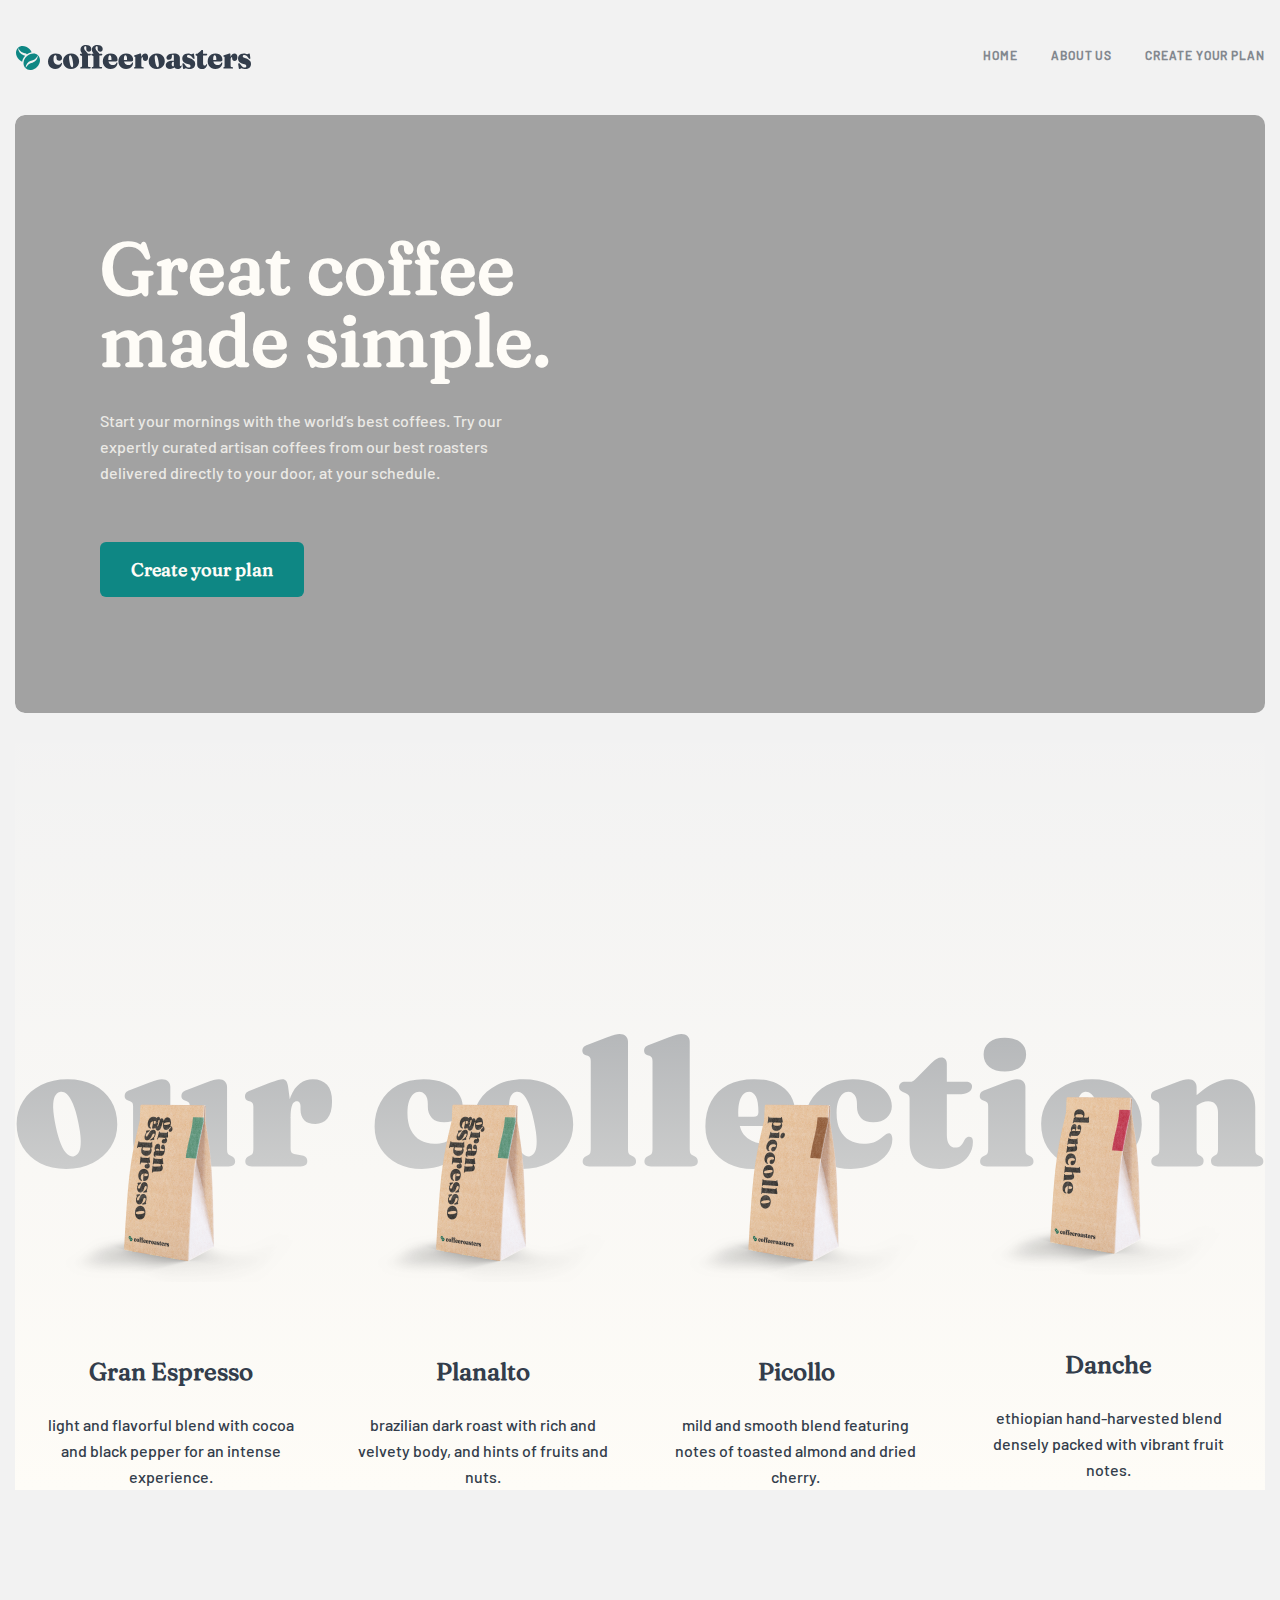
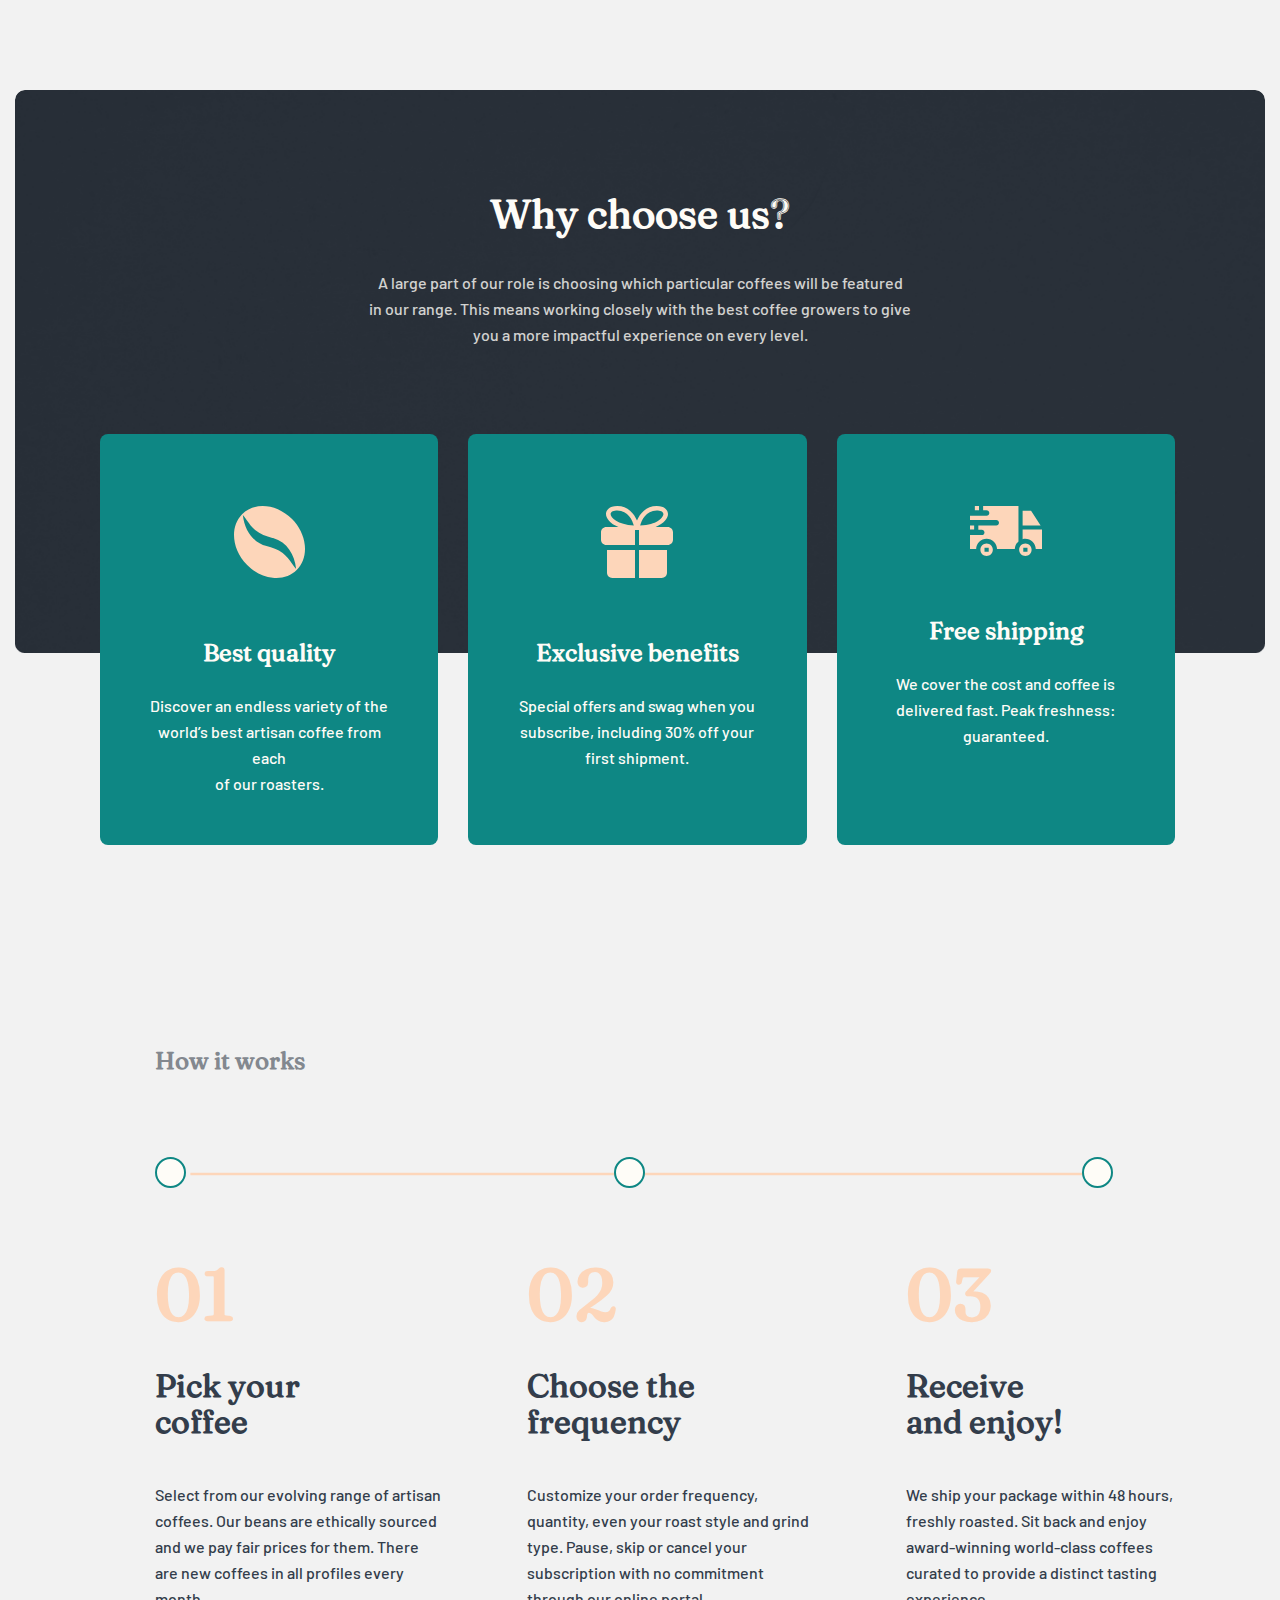
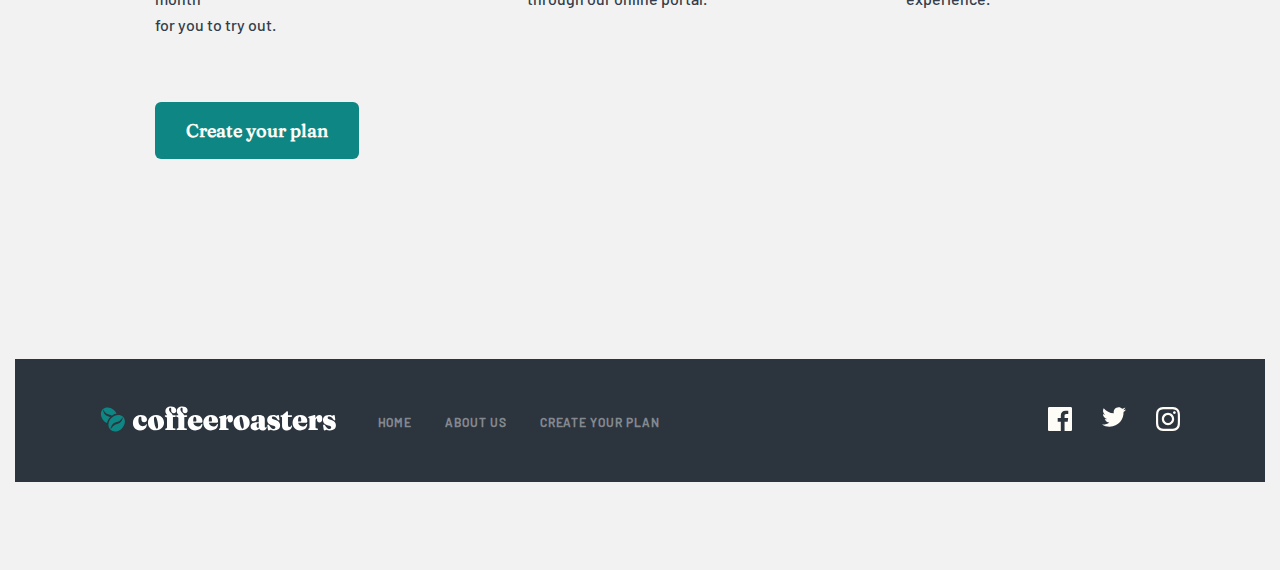
<file: index.html>
<!DOCTYPE html>
<html lang="en">

<head>
  <meta charset="UTF-8">
  <meta http-equiv="X-UA-Compatible" content="IE=edge">
  <meta name="viewport" content="width=device-width, initial-scale=1.0">
  <title>Document</title>
  <link rel="stylesheet" href="./css/style.min.css">
</head>

<body>

  <!-- section-header -->
  <header>
    <div class="container">
      <div class="section-header">
        <img src="./images/logo-in-black.svg" alt="header-brand">
        <img src="./images/responsive-phone/burger.svg" alt="header-burger" class="burger" id="burger">
        <div class="header-box" id="header-box">
          <ul>
            <li>
              <a href="#">
                home
              </a>
            </li>
            <li>
              <a href="#">
                about us
              </a>
            </li>
            <li>
              <a href="#">
                create your plan
              </a>
            </li>
          </ul>
        </div>
        <nav>
          <ul>
            <li>
              <a href="#">
                home
              </a>
            </li>
            <li>
              <a href="#">
                about us
              </a>
            </li>
            <li>
              <a href="#">
                create your plan
              </a>
            </li>
          </ul>
        </nav>
      </div>
    </div>
  </header>
  <!-- /section-header -->

  <!-- sectioin-intro__first-page -->
  <section class="section-intro__first-page">
    <div class="container">
      <div class="intro__first-page">
        <h1>
          Great coffee <br>
          made simple.
        </h1>
        <p>
          Start your mornings with the world’s best coffees. Try our <br> expertly curated artisan coffees from our best
          roasters <br> delivered directly to your door, at your schedule.
        </p>
        <button>
          Create your plan
        </button>
      </div>
    </div>
  </section>
  <!-- /sectioin-intro__first-page -->

  <!-- section-collection__first-page -->
  <section class="collection">
    <div class="container">
      <div class="section-collection">
        <div class="collection-info">
          <div class="collection-espresso">
            <div class="espresso-image">
              <img src="./images/lg-first-page/lg-firstpage__collection-espresso.png" alt="photo-espresso">
            </div>
            <div class="espresso-text">
              <h3>
                gran espresso
              </h3>
              <p>
                light and flavorful blend with cocoa and black pepper for an intense experience.
              </p>
            </div>
          </div>
          <div class="collection-planalto">
            <div class="planalto-image">
              <img src="./images/lg-first-page/lg-firstpage__collection-espresso.png" alt="photo-planalto">
            </div>
            <div class="planalto-text">
              <h3>
                planalto
              </h3>
              <p>
                brazilian dark roast with rich and velvety body, and hints of fruits and nuts.
              </p>
            </div>
          </div>
          <div class="collection-picollo">
            <div class="picollo-image">
              <img src="./images/lg-first-page/lg-firstpage__collection-picollo.png" alt="photo-picollo">
            </div>
            <div class="picollo-text">
              <h3>
                picollo
              </h3>
              <p>
                mild and smooth blend featuring notes of toasted almond and dried cherry.
              </p>
            </div>
          </div>
          <div class="collection-danche">
            <div class="danche-image">
              <img src="./images/lg-first-page/lg-firstpage__collection-danche.png" alt="photo-danche">
            </div>
            <div class="danche-text">
              <h3>
                danche
              </h3>
              <p>
                ethiopian hand-harvested blend densely packed with vibrant fruit notes.
              </p>
            </div>
          </div>
        </div>
      </div>
    </div>
  </section>
  <!-- /section-collection__first-page -->

  <!-- section-about__first-page -->
  <section class="about">
    <div class="container">
      <div class="section-about">
        <div class="about-subtitle">
          <h1>
            Why choose us?
          </h1>
          <p>
            A large part of our role is choosing which particular coffees will be featured <br>
            in our range. This means working closely with the best coffee growers to give <br>
            you a more impactful experience on every level.
          </p>
        </div>
        <div class="about-cards">
          <div class="about-card__seed">
            <div class="card-header">
              <img src="./images/lg-first-page/about-coffee__seed.svg" alt="coffee-seed">
            </div>
            <div class="card-body">
              <h2>
                Best quality
              </h2>
              <p>
                Discover an endless variety of the <br> world’s best artisan coffee from each <br> of our roasters.
              </p>
            </div>
          </div>
          <div class="about-card__box">
            <div class="card-header">
              <img src="./images/lg-first-page/about-coffee__box.svg" alt="box">
            </div>
            <div class="card-body">
              <h2>
                Exclusive benefits
              </h2>
              <p>
                Special offers and swag when you <br> subscribe, including 30% off your <br> first shipment.
              </p>
            </div>
          </div>
          <div class="about-card__truck">
            <div class="card-header">
              <img src="./images/lg-first-page/about-coffee__truck.svg" alt="truck-delivery">
            </div>
            <div class="card-body">
              <h2>
                Free shipping
              </h2>
              <p>
                We cover the cost and coffee is <br> delivered fast. Peak freshness: <br> guaranteed.
              </p>
            </div>
          </div>
        </div>
      </div>
    </div>
  </section>
  <!-- /section-about__first-page -->

  <!-- section-number__first-page -->
  <section class="number">
    <div class="container">
      <div class="section-number">
        <div class="number-subtitle">
          <h3>
            How it works
          </h3>
          <div class="subtitle-oval">
            <img src="./images/lg-first-page/number-line.svg" alt="line" class="line">
            <img src="./images/lg-first-page/number-oval.svg" alt="number-oval" class="oval ovals">
            <img src="./images/lg-first-page/number-oval.svg" alt="number-oval" class="oval-1 ovals">
            <img src="./images/lg-first-page/number-oval.svg" alt="number-oval" class="oval-2 ovals">
          </div>
        </div>
        <div class="number-cards">
          <div class="cards-01">
            <div class="cards-header">
              <h1>
                01
              </h1>
              <h2>
                Pick your
                coffee
              </h2>
            </div>
            <div class="cards__body">
              <p>
                Select from our evolving range of artisan coffees. Our beans are ethically sourced and we pay fair
                prices for them. There are new coffees in all profiles every month <br> for you to try out.
              </p>
            </div>
          </div>
          <div class="cards-02">
            <div class="cards-header">
              <h1>
                02
              </h1>
              <h2>
                Choose the frequency
              </h2>
            </div>
            <div class="cards__body">
              <p>
                Customize your order frequency, quantity, even your roast style and grind type. Pause, skip or cancel
                your subscription with no commitment through our online portal.
              </p>
            </div>
          </div>
          <div class="cards-03">
            <div class="cards-header">
              <h1>
                03
              </h1>
              <h2>
                Receive and enjoy!
              </h2>
            </div>
            <div class="cards__body">
              <p>
                We ship your package within 48 hours, freshly roasted. Sit back and enjoy award-winning world-class
                coffees curated to provide a distinct tasting experience.
              </p>
            </div>
          </div>
        </div>
        <button>
          Create your plan
        </button>
      </div>
    </div>
  </section>
  <!-- /section-number__first-page -->

  <!-- section-footer__first-page -->
  <footer>
    <div class="container">
      <div class="section-footer">
        <div class="footer-image">
          <img src="./images/logo-in-white.svg" alt="footer-logo">
        </div>
        <nav class="footer-links">
          <ul>
            <li>
              <a href="#">home</a>
            </li>
            <li>
              <a href="#">about us</a>
            </li>
            <li>
              <a href="#">create your plan</a>
            </li>
          </ul>
        </nav>
        <div class="footer-socials">
          <a href="#">
            <img src="./images/lg-first-page/footer-facebook.svg" alt="facebook-icon">
          </a>
          <a href="#">
            <img src="./images/lg-first-page/footer-twitter.svg" alt="twitter-icon">
          </a>
          <a href="#">
            <img src="./images/lg-first-page/footer-instagram.svg" alt="instagram-icon">
          </a>
        </div>
      </div>
    </div>
  </footer>
  <!-- /section-footer__first-page -->

  <script src="./index.js"></script>
</body>

</html>
</file>
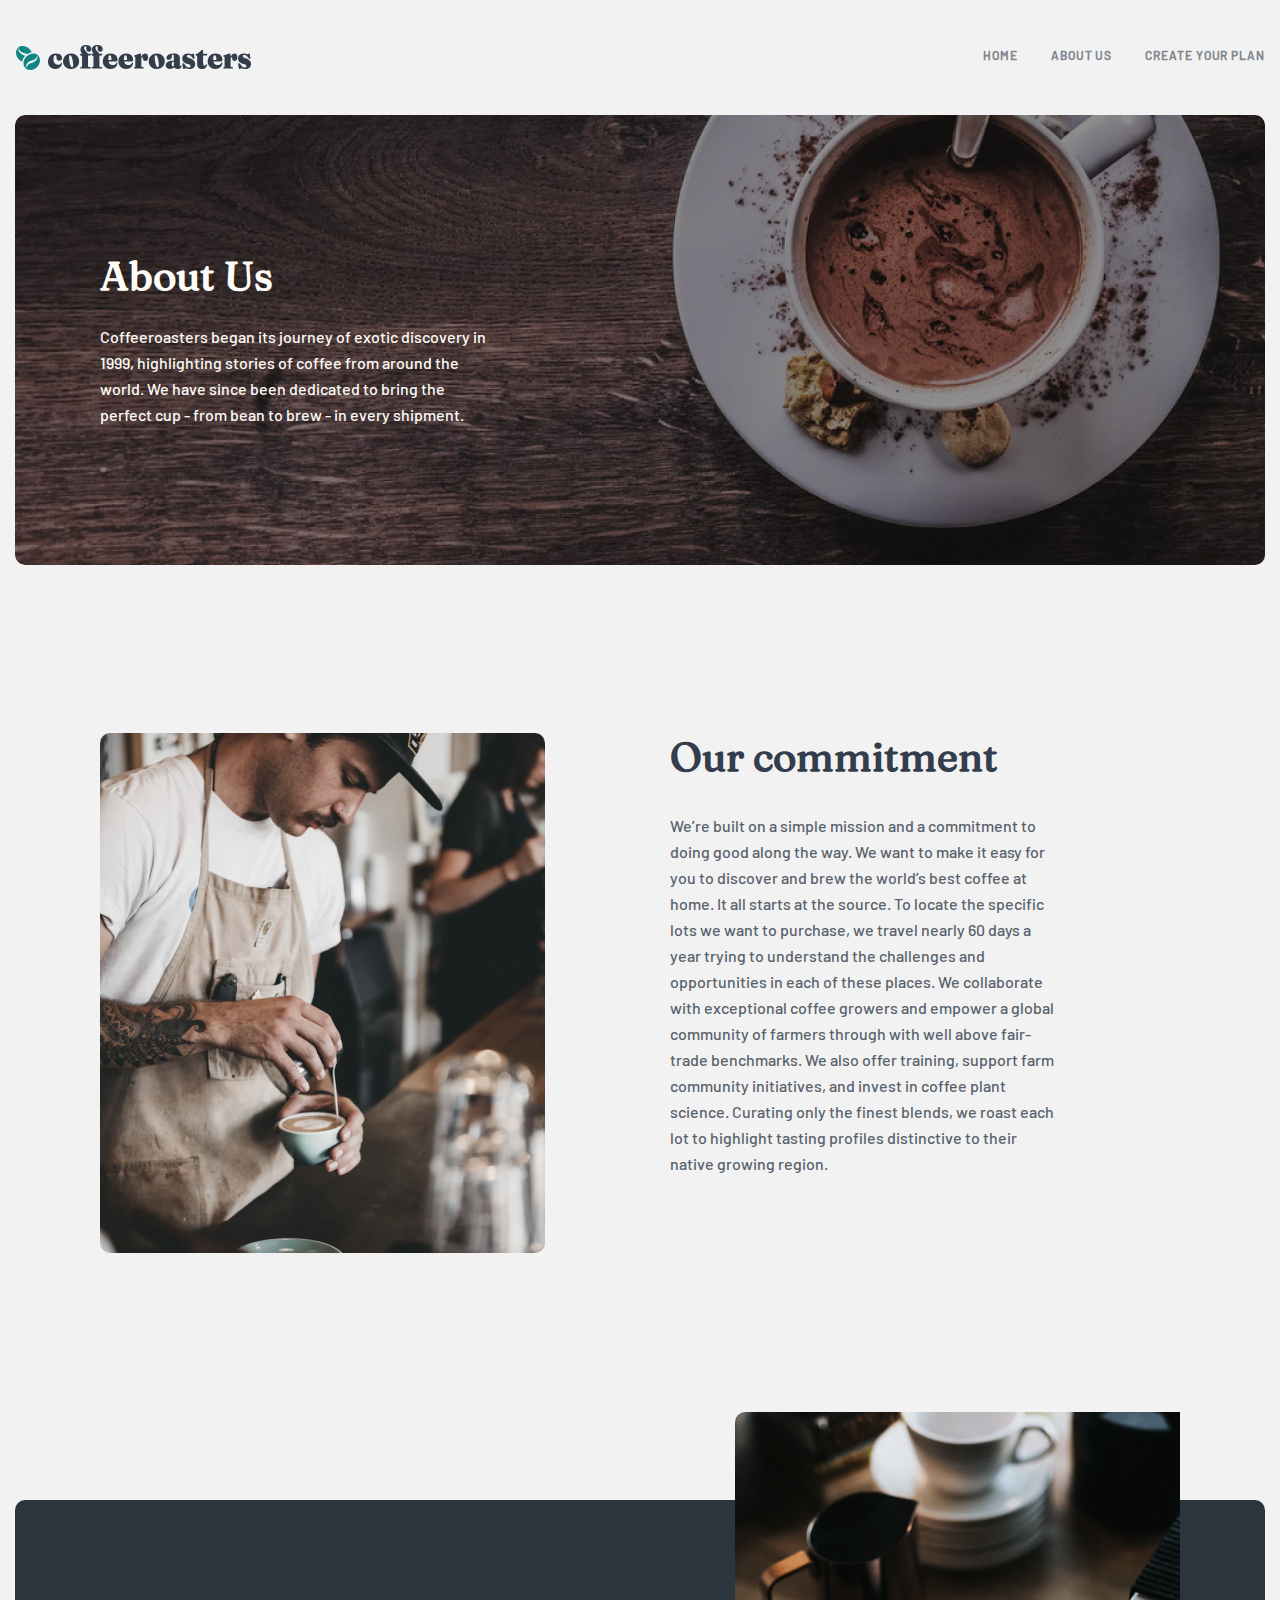
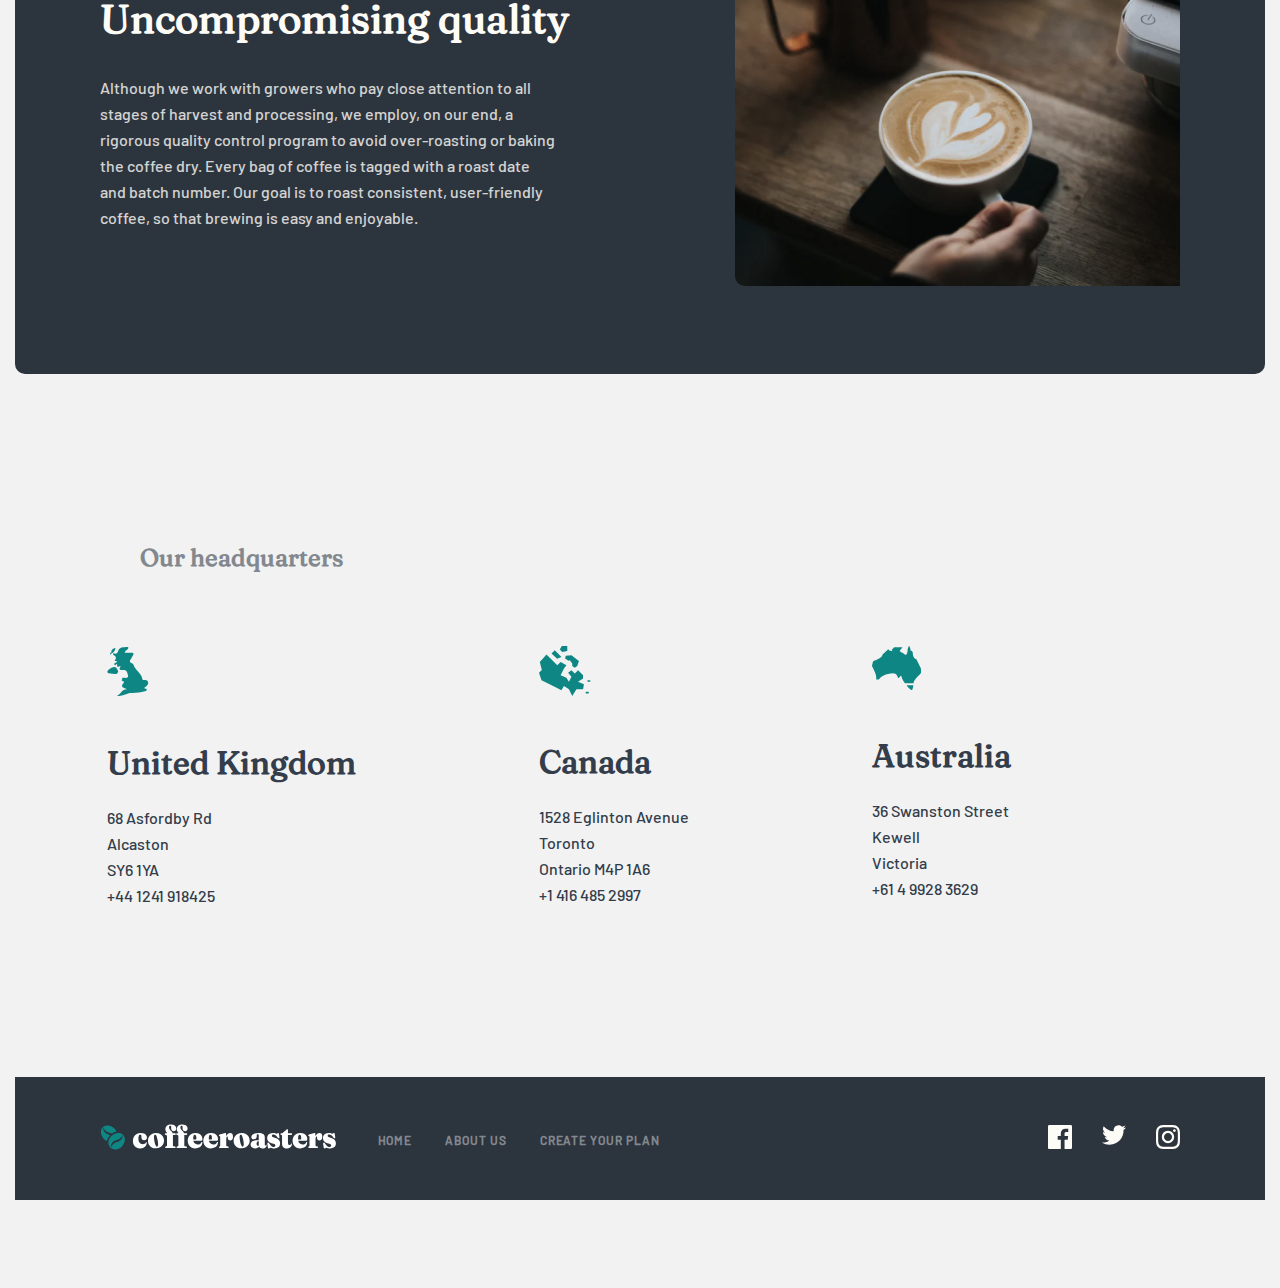
<file: about.html>
<!DOCTYPE html>
<html lang="en">

<head>
  <meta charset="UTF-8">
  <meta http-equiv="X-UA-Compatible" content="IE=edge">
  <meta name="viewport" content="width=device-width, initial-scale=1.0">
  <title>Document</title>
  <link rel="stylesheet" href="./css/style.min.css">
</head>

<body>

  <!-- section-header -->
  <header>
    <div class="container">
      <div class="section-header">
        <img src="./images/logo-in-black.svg" alt="header-brand">
        <img src="./images/responsive-phone/burger.svg" alt="header-burger" class="burger">
        <div class="header-box"></div>
        <nav>
          <ul>
            <li>
              <a href="#">
                home
              </a>
            </li>
            <li>
              <a href="#">
                about us
              </a>
            </li>
            <li>
              <a href="#">
                create your plan
              </a>
            </li>
          </ul>
        </nav>
      </div>
    </div>
  </header>
  <!-- /section-header -->

  <!-- section-intro__second-page -->
  <section class="section-intro__second-page">
    <div class="container">
      <div class="intro-second">
        <h1>
          About Us
        </h1>
        <p>
          Coffeeroasters began its journey of exotic discovery in 1999, highlighting stories of coffee from around the
          world. We have since been dedicated to bring the perfect cup - from bean to brew - in every shipment.
        </p>
      </div>
    </div>
  </section>
  <!-- /section-intro__second-page -->

  <!-- section-coffee__second-page -->
  <section class="section-coffee__second-page">
    <div class="container">
      <div class="section-coffee">
        <div class="coffee-with__man">
          <div class="coffee-with__man-image">
            <img src="./images/lg-second-page/coffee-with__man.png" alt="making-coffee__man">
          </div>
          <div class="coffee-man__text">
            <h2>
              Our commitment
            </h2>
            <p>
              We’re built on a simple mission and a commitment to doing good along the way. We want to make it easy for
              you to discover and brew the world’s best coffee at home. It all starts at the source. To locate the
              specific lots we want to purchase, we travel nearly 60 days a year trying to understand the challenges and
              opportunities in each of these places. We collaborate with exceptional coffee growers and empower a global
              community of farmers through with well above fair-trade benchmarks. We also offer training, support farm
              community initiatives, and invest in coffee plant science. Curating only the finest blends, we roast each
              lot to highlight tasting profiles distinctive to their native growing region.
            </p>
          </div>
        </div>
        <div class="coffee-glass">
          <div class="coffee-glass__text">
            <h2>
              Uncompromising quality
            </h2>
            <p>
              Although we work with growers who pay close attention to all stages of harvest and processing, we employ,
              on our end, a rigorous quality control program to avoid over-roasting or baking the coffee dry. Every bag
              of coffee is tagged with a roast date and batch number. Our goal is to roast consistent, user-friendly
              coffee, so that brewing is easy and enjoyable.
            </p>
          </div>
          <img src="./images/lg-second-page/coffee-glass.png" alt="coffee">
        </div>
      </div>
    </div>
  </section>
  <!-- /section-coffee__second-page -->

  <!-- section-country__second-page -->
  <section class="section-country__second-page">
    <div class="container">
      <div class="section-country">
        <h2>
          Our headquarters
        </h2>
        <div class="country-info">
          <div class="info-uk">
            <div class="info-header">
              <img src="./images/lg-second-page/countr-UK.svg" alt="united-kingdom">
              <h1>
                United Kingdom
              </h1>
            </div>
            <div class="info-body">
              <p>
                68 Asfordby Rd
              </p>
              <p>
                Alcaston
              </p>
              <p>
                SY6 1YA
              </p>
              <p>
                +44 1241 918425
              </p>
            </div>
          </div>
          <div class="info-canada">
            <div class="info-header">
              <img src="./images/lg-second-page/country-Canada.svg" alt="Canada">
              <h1>
                Canada
              </h1>
            </div>
            <div class="info-body">
              <p>
                1528 Eglinton Avenue
              </p>
              <p>
                Toronto
              </p>
              <p>
                Ontario M4P 1A6
              </p>
              <p>
                +1 416 485 2997
              </p>
            </div>
          </div>
          <div class="info-australia">
            <div class="info-header">
              <img src="./images/lg-second-page/country-Australia.svg" alt="Australia">
              <h1>
                Australia
              </h1>
            </div>
            <div class="info-body">
              <p>
                36 Swanston Street
              </p>
              <p>
                Kewell
              </p>
              <p>
                Victoria
              </p>
              <p>
                +61 4 9928 3629
              </p>
            </div>
          </div>
        </div>
      </div>
    </div>
  </section>
  <!-- /section-country__second-page -->

  <footer>
    <div class="container">
      <div class="section-footer">
        <div class="footer-image">
          <img src="./images/logo-in-white.svg" alt="footer-logo">
        </div>
        <nav class="footer-links">
          <ul>
            <li>
              <a href="#">home</a>
            </li>
            <li>
              <a href="#">about us</a>
            </li>
            <li>
              <a href="#">create your plan</a>
            </li>
          </ul>
        </nav>
        <div class="footer-socials">
          <a href="#">
            <img src="./images/lg-first-page/footer-facebook.svg" alt="facebook-icon">
          </a>
          <a href="#">
            <img src="./images/lg-first-page/footer-twitter.svg" alt="twitter-icon">
          </a>
          <a href="#">
            <img src="./images/lg-first-page/footer-instagram.svg" alt="instagram-icon">
          </a>
        </div>
      </div>
    </div>
  </footer>

  <script src="./index.js"></script>
</body>

</html>
</file>
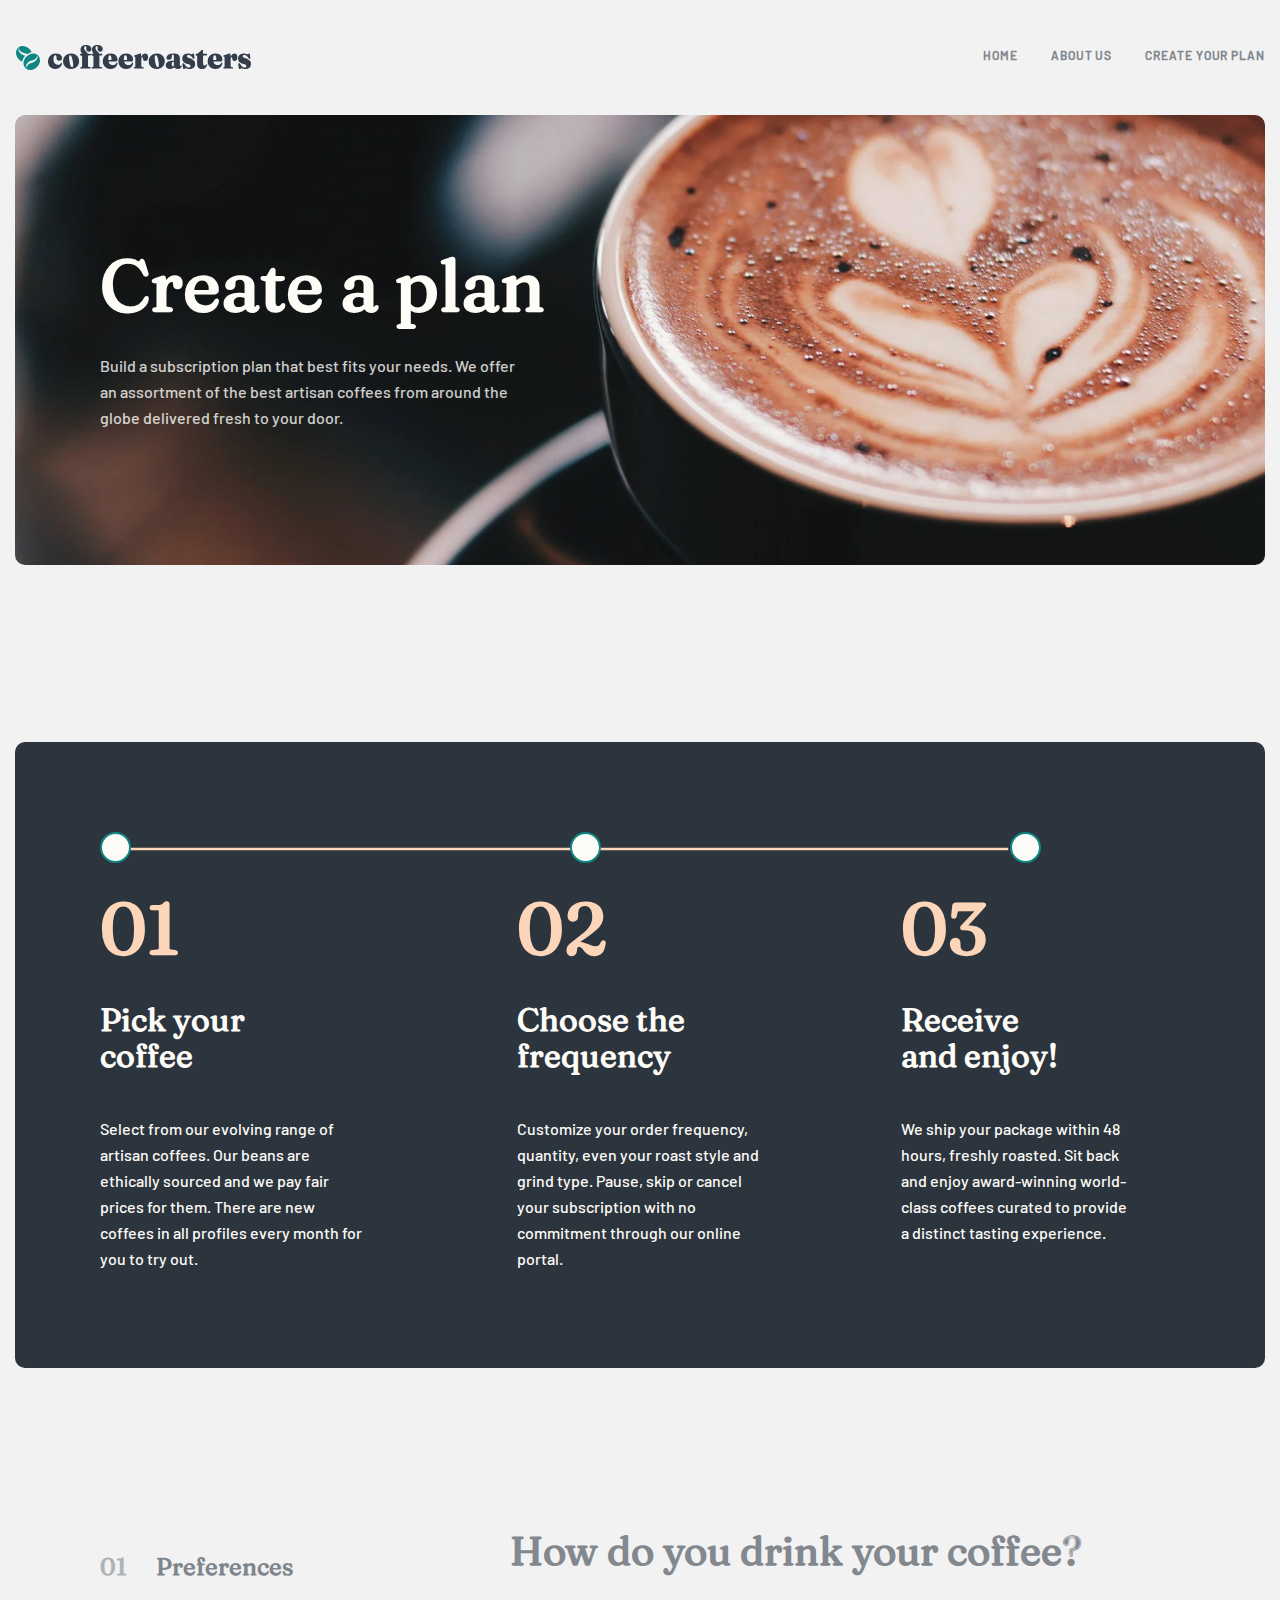
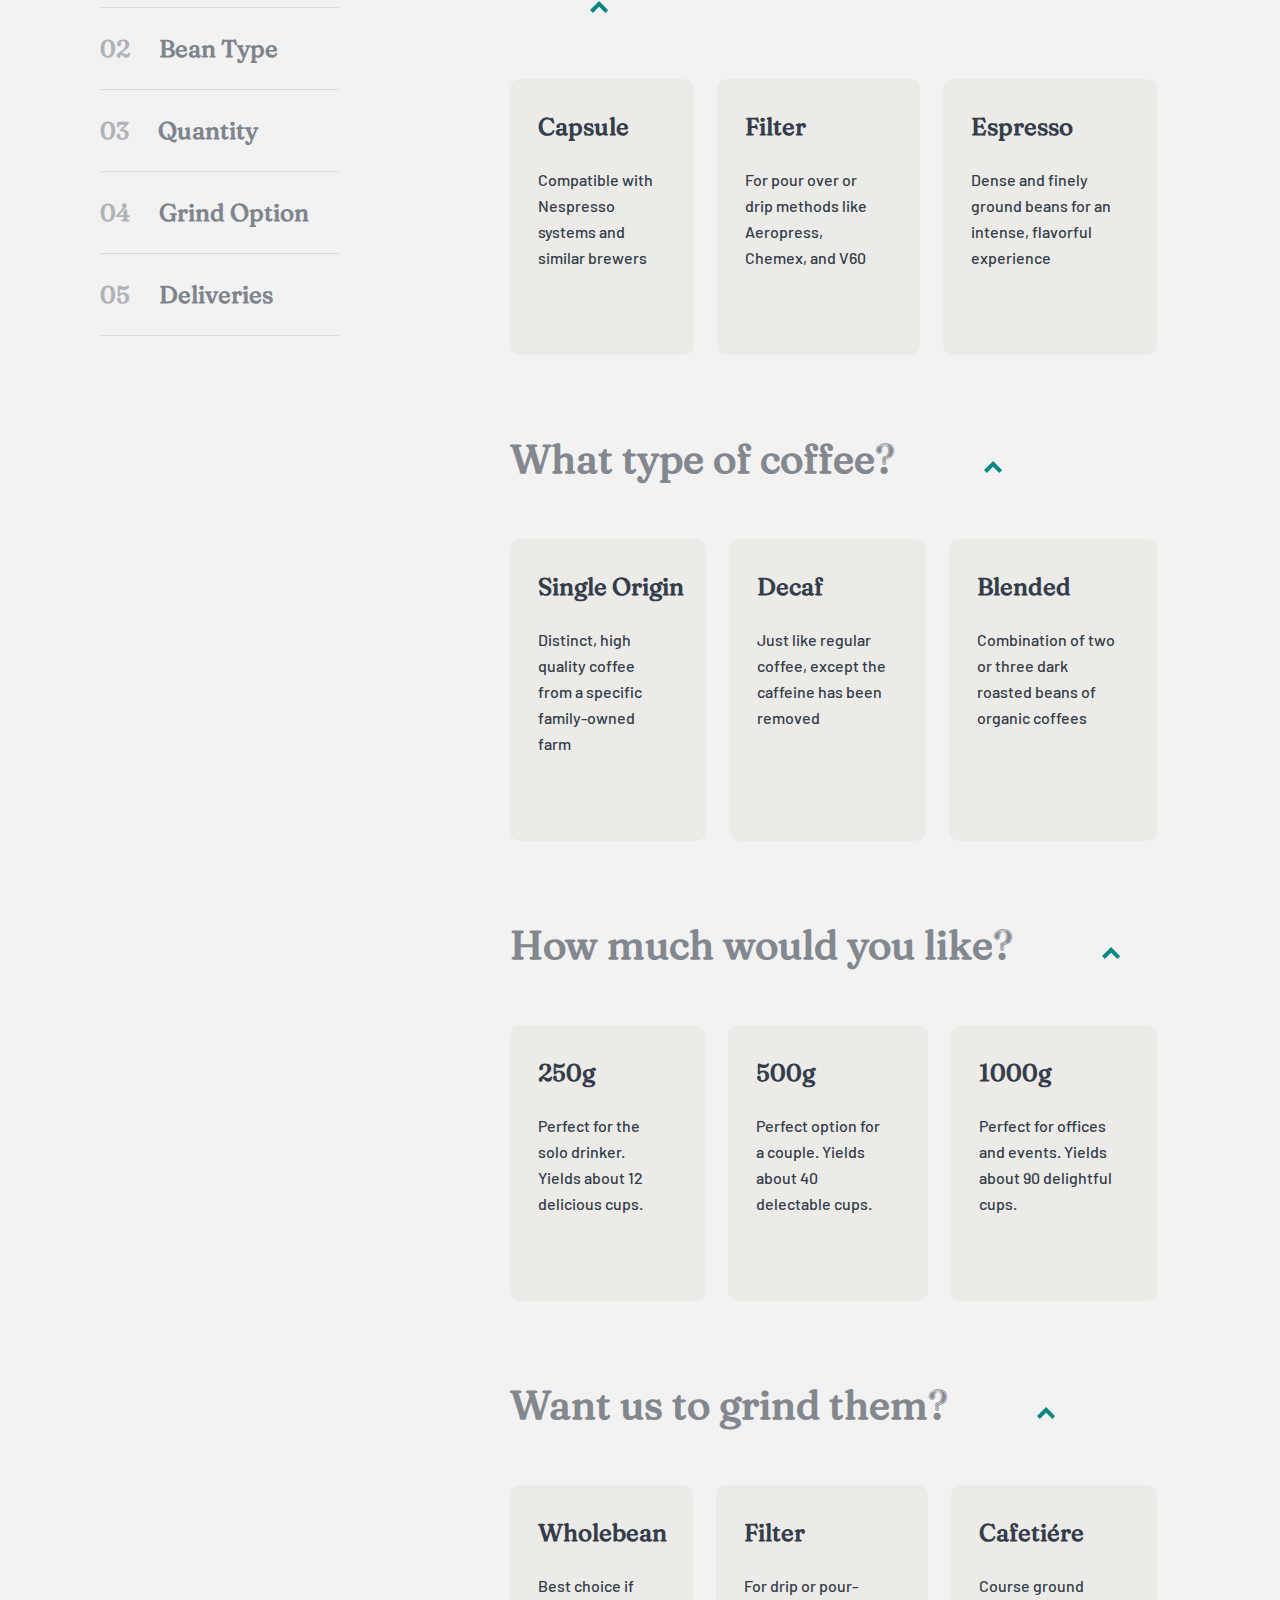
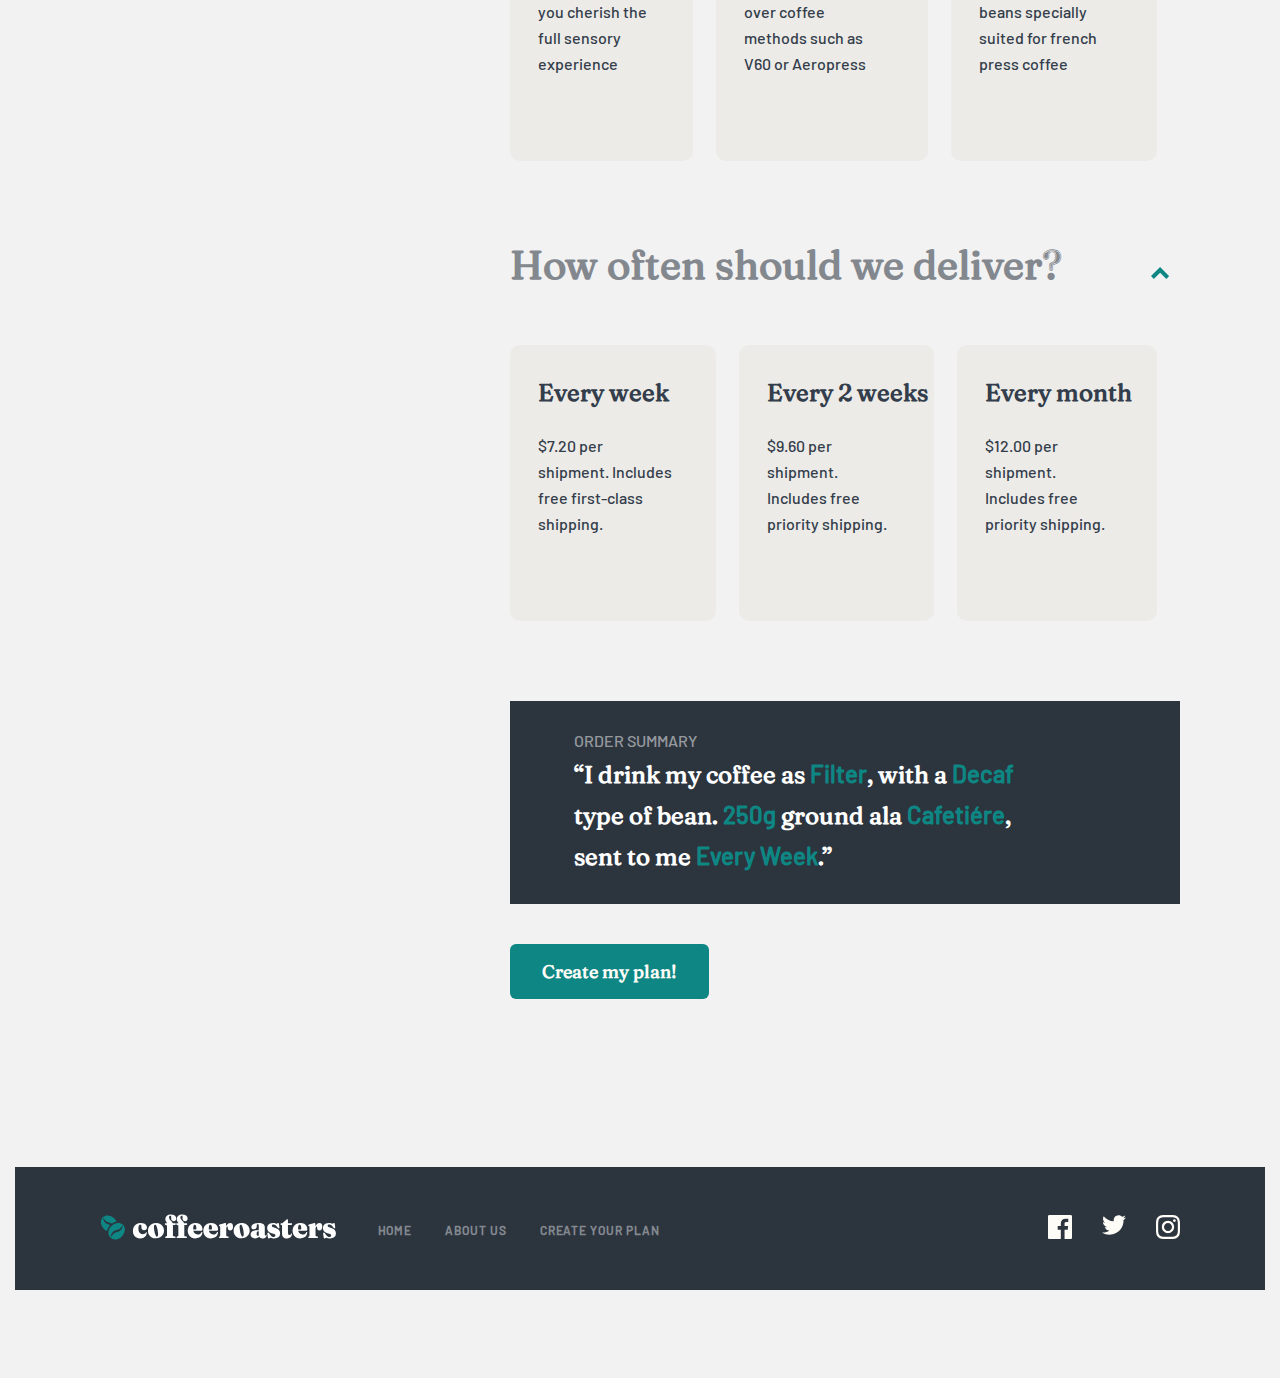
<file: plan.html>
<!DOCTYPE html>
<html lang="en">

<head>
  <meta charset="UTF-8">
  <meta http-equiv="X-UA-Compatible" content="IE=edge">
  <meta name="viewport" content="width=device-width, initial-scale=1.0">
  <title>Document</title>
  <link rel="stylesheet" href="./css/style.min.css">
</head>

<body>

  <header>
    <div class="container">
      <div class="section-header">
        <img src="./images/logo-in-black.svg" alt="header-brand">
        <img src="./images/responsive-phone/burger.svg" alt="header-burger" class="burger">
        <div class="header-box"></div>
        <nav>
          <ul>
            <li>
              <a href="#">
                home
              </a>
            </li>
            <li>
              <a href="#">
                about us
              </a>
            </li>
            <li>
              <a href="#">
                create your plan
              </a>
            </li>
          </ul>
        </nav>
      </div>
    </div>
  </header>

  <!-- section-intro__third-page -->
  <section class="section-intro__third-page">
    <div class="container">
      <div class="intro-third__page">
        <h1>
          Create a plan
        </h1>
        <p>
          Build a subscription plan that best fits your needs. We offer an assortment of the best artisan coffees from
          around the globe delivered fresh to your door.
        </p>
      </div>
    </div>
  </section>
  <!-- /section-intro__third-page -->

  <!-- section-plan__third-page -->
  <section class="section-plan__third-page">
    <div class="container">
      <div class="plan-arrow">
        <div class="plan-arrow__line">
          <img src="./images/lg-first-page/number-line.svg" alt="">
        </div>
        <div class="plan-arrow__circle">
          <img src="./images/lg-first-page/number-oval.svg" alt="oval" class="oval-01">
          <img src="./images/lg-first-page/number-oval.svg" alt="" class="oval-02">
          <img src="./images/lg-first-page/number-oval.svg" alt="" class="oval-03">
        </div>
        <div class="plan-arrow__info">
          <div class="plan-arrow__01">
            <h1>
              01
            </h1>
            <h2>
              Pick your coffee
            </h2>
            <p>
              Select from our evolving range of artisan coffees. Our beans are ethically
              sourced and we pay fair prices for them. There are new coffees in all profiles
              every month for you to try out.
            </p>
          </div>
          <div class="plan-arrow__02">
            <h1>
              02
            </h1>
            <h2>
              Choose the frequency
            </h2>
            <p>
              Customize your order frequency, quantity, even your roast style and grind type. Pause, skip or cancel your
              subscription with no commitment through our online portal.
            </p>
          </div>
          <div class="plan-arrow__03">
            <h1>
              03
            </h1>
            <h2>
              Receive and enjoy!
            </h2>
            <p>
              We ship your package within 48 hours, freshly roasted. Sit back and enjoy award-winning world-class
              coffees curated to provide a distinct tasting experience.
            </p>
          </div>
        </div>
      </div>
    </div>
  </section>
  <!-- /section-plan__third-page -->

  <!-- sectioin-cards__third-page -->
  <section class="sectioin-cards__third-page">
    <div class="container">
      <div class="section-cards">
        <div class="cards-small">
          <h2>
            <span class="span-green">01</span> Preferences
          </h2>
          <hr>
          <h2>
            <span>02</span> Bean Type
          </h2>
          <hr>
          <h2>
            <span>03</span> Quantity
          </h2>
          <hr>
          <h2>
            <span>04</span> Grind Option
          </h2>
          <hr>
          <h2 class="active">
            <span>05</span> Deliveries
          </h2>
          <hr>
        </div>
        <div class="cards-info">
          <div class="card-info">
            <h1>
              How do you drink your coffee?
              <img src="./images/lg-third-page/third-page-path.svg" alt="path-1">
            </h1>
            <div class="card-info__text">
              <div class="info-grey">
                <h3>
                  Capsule
                </h3>
                <p>
                  Compatible with Nespresso systems and similar brewers
                </p>
              </div>
              <div class="info-grey">
                <h3>
                  Filter
                </h3>
                <p>
                  For pour over or drip methods like Aeropress, Chemex, and V60
                </p>
              </div>
              <div class="info-grey">
                <h3>
                  Espresso
                </h3>
                <p>
                  Dense and finely ground beans for an intense, flavorful experience
                </p>
              </div>
            </div>
          </div>
          <div class="card-info">
            <h1>
              What type of coffee?
              <img src="./images/lg-third-page/third-page-path.svg" alt="path-1">
            </h1>
            <div class="card-info__text">
              <div class="info-grey">
                <h3>
                  Single Origin
                </h3>
                <p>
                  Distinct, high quality coffee from a specific family-owned farm
                </p>
              </div>
              <div class="info-grey">
                <h3>
                  Decaf
                </h3>
                <p>
                  Just like regular coffee, except the caffeine has been removed
                </p>
              </div>
              <div class="info-grey">
                <h3>
                  Blended
                </h3>
                <p>
                  Combination of two or three dark roasted beans of organic coffees
                </p>
              </div>
            </div>
          </div>
          <div class="card-info">
            <h1>
              How much would you like?
              <img src="./images/lg-third-page/third-page-path.svg" alt="path-1">
            </h1>
            <div class="card-info__text">
              <div class="info-grey">
                <h3>
                  250g
                </h3>
                <p>
                  Perfect for the solo drinker. Yields about 12 delicious cups.
                </p>
              </div>
              <div class="info-grey">
                <h3>
                  500g
                </h3>
                <p>
                  Perfect option for a couple. Yields about 40 delectable cups.
                </p>
              </div>
              <div class="info-grey">
                <h3>
                  1000g
                </h3>
                <p>
                  Perfect for offices and events. Yields about 90 delightful cups.
                </p>
              </div>
            </div>
          </div>
          <div class="card-info">
            <h1>
              Want us to grind them?
              <img src="./images/lg-third-page/third-page-path.svg" alt="path-1">
            </h1>
            <div class="card-info__text">
              <div class="info-grey">
                <h3>
                  Wholebean
                </h3>
                <p>
                  Best choice if you cherish the full sensory experience
                </p>
              </div>
              <div class="info-grey">
                <h3>
                  Filter
                </h3>
                <p>
                  For drip or pour-over coffee methods such as V60 or Aeropress
                </p>
              </div>
              <div class="info-grey">
                <h3>
                  Cafetiére
                </h3>
                <p>
                  Course ground beans specially suited for french press coffee
                </p>
              </div>
            </div>
          </div>
          <div class="card-info">
            <h1>
              How often should we deliver?
              <img src="./images/lg-third-page/third-page-path.svg" alt="path-1">
            </h1>
            <div class="card-info__text">
              <div class="info-grey">
                <h3>
                  Every week
                </h3>
                <p>
                  $7.20 per shipment. Includes free first-class shipping.
                </p>
              </div>
              <div class="info-grey">
                <h3>
                  Every 2 weeks
                </h3>
                <p>
                  $9.60 per shipment. Includes free priority shipping.
                </p>
              </div>
              <div class="info-grey">
                <h3>
                  Every month
                </h3>
                <p>
                  $12.00 per shipment. Includes free priority shipping.
                </p>
              </div>
            </div>
          </div>
          <div class="card-order">
            <h2>
              Order Summary
            </h2>
            <p>
              “I drink my coffee as <span>Filter</span>, with a <span>Decaf</span> type of bean. <span>250g</span>
              ground ala <span>Cafetiére</span>, sent to me <span>Every Week</span>.”
            </p>
          </div>
          <button>Create my plan!</button>
        </div>
      </div>
    </div>
  </section>
  <!-- /sectioin-cards__third-page -->

  <footer>
    <div class="container">
      <div class="section-footer">
        <div class="footer-image">
          <img src="./images/logo-in-white.svg" alt="footer-logo">
        </div>
        <nav class="footer-links">
          <ul>
            <li>
              <a href="#">home</a>
            </li>
            <li>
              <a href="#">about us</a>
            </li>
            <li>
              <a href="#">create your plan</a>
            </li>
          </ul>
        </nav>
        <div class="footer-socials">
          <a href="#">
            <img src="./images/lg-first-page/footer-facebook.svg" alt="facebook-icon">
          </a>
          <a href="#">
            <img src="./images/lg-first-page/footer-twitter.svg" alt="twitter-icon">
          </a>
          <a href="#">
            <img src="./images/lg-first-page/footer-instagram.svg" alt="instagram-icon">
          </a>
        </div>
      </div>
    </div>
  </footer>


<script src="./index.js"></script>
</body>
</html>
</file>
<file: css/style.min.css>
body{background:#f2f2f2}@font-face{font-family:"Barlow";src:url("../fonts/Barlow-Medium.ttf")}@font-face{font-family:"Fraunces 9pt";src:url("../fonts/Fraunces_9pt/Fraunces_9pt-Regular.ttf");font-style:normal}*{margin:0;padding:0;box-sizing:border-box;font-family:"Barlow";font-style:normal}.container{width:100%;padding-right:15px;padding-left:15px;margin-right:auto;margin-left:auto}@media(min-width: 1200px){.container{max-width:1440px}}@media(max-width: 1200px){.container{max-width:960px}}@media(max-width: 992px){.container{max-width:720px}}@media(max-width: 767px){.container{max-width:690px}}@media(max-width: 375px){.container{max-width:355px}}header .section-header{padding:44px 0}header .section-header img{cursor:pointer;transition:1s}header .section-header img:hover{transform:scale(1.1)}header .section-header .burger{display:none}header .section-header ul{gap:33px}header .section-header ul li{list-style:none;transition:1s}header .section-header ul li:hover{color:#333d4b;transform:translate(5px, 5px)}header .section-header ul li a{text-decoration:none;font-weight:700;font-size:12px;line-height:15px;letter-spacing:.923077px;text-transform:uppercase;color:#83888f}.section-intro__first-page .intro__first-page{background-image:url("../images/lg-first-page/lg-first-page__intro.png");background-repeat:no-repeat;background-size:cover;border-radius:10px}.section-intro__first-page .intro__first-page h1{font-weight:900;font-size:72px;line-height:72px;color:#fefcf7;padding-left:85px;padding-top:117px;padding-bottom:32px;font-family:"Fraunces 9pt"}.section-intro__first-page .intro__first-page p{font-weight:400;font-size:16px;line-height:26px;color:#fefcf7;mix-blend-mode:normal;opacity:.8;padding-left:85px;padding-bottom:56px}.section-intro__first-page .intro__first-page button{background:#0e8784;margin-left:85px;border-radius:6px;margin-bottom:116px;padding:15px 31px;border:none;font-weight:900;font-size:18px;line-height:25px;color:#fefcf7;font-family:"Fraunces 9pt";cursor:pointer;transition:1s}.section-intro__first-page .intro__first-page button:hover{transform:scale(1.1)}.collection .section-collection{background:linear-gradient(180deg, rgba(254, 252, 247, 0.0001) 0%, #FEFCF7 100%),url("../images/lg-first-page/our collection.svg");background-repeat:no-repeat;background-position:center;background-size:contain;padding-top:136px}.collection .section-collection .collection-info{text-align:center;padding-top:240px}.collection .section-collection .collection-info div{transition:1s}.collection .section-collection .collection-info div:hover{transform:scale(1.1)}.collection .section-collection .collection-info .espresso-text,.collection .section-collection .collection-info .planalto-text,.collection .section-collection .collection-info .picollo-text,.collection .section-collection .collection-info .danche-text{margin-top:71px}.collection .section-collection .collection-info .espresso-text h3,.collection .section-collection .collection-info .planalto-text h3,.collection .section-collection .collection-info .picollo-text h3,.collection .section-collection .collection-info .danche-text h3{font-family:"Fraunces 9pt";font-weight:900;font-size:24px;line-height:32px;color:#333d4b;text-transform:capitalize;padding-bottom:24px}.collection .section-collection .collection-info .espresso-text p,.collection .section-collection .collection-info .planalto-text p,.collection .section-collection .collection-info .picollo-text p,.collection .section-collection .collection-info .danche-text p{font-weight:400;font-size:16px;line-height:26px;color:#333d4b;width:255px}.about{padding-top:200px;padding-bottom:200px}.about .section-about{border-radius:10px;background-image:url("../images/lg-first-page/Bitmap.png");background-repeat:no-repeat;background-size:contain}.about .section-about .about-subtitle{text-align:center;color:#fefcf7;padding-top:100px}.about .section-about .about-subtitle h1{font-family:"Fraunces 9pt";font-weight:900;font-size:40px;line-height:48px}.about .section-about .about-subtitle p{font-family:"Barlow";font-weight:400;font-size:16px;line-height:26px;opacity:.8;margin-top:32px}.about .section-about .about-cards{margin-left:85px;margin-right:60px;text-align:center}.about .section-about .about-cards .about-card__seed,.about .section-about .about-cards .about-card__box,.about .section-about .about-cards .about-card__truck{margin-right:30px;background:#0e8784;margin-top:86px;border-radius:8px}.about .section-about .about-cards .about-card__seed .card-header,.about .section-about .about-cards .about-card__box .card-header,.about .section-about .about-cards .about-card__truck .card-header{padding-top:72px;padding-bottom:56px}.about .section-about .about-cards .about-card__seed .card-body h2,.about .section-about .about-cards .about-card__box .card-body h2,.about .section-about .about-cards .about-card__truck .card-body h2{font-family:"Fraunces 9pt";font-weight:900;font-size:24px;line-height:32px;color:#fefcf7;margin-bottom:24px}.about .section-about .about-cards .about-card__seed .card-body p,.about .section-about .about-cards .about-card__box .card-body p,.about .section-about .about-cards .about-card__truck .card-body p{font-family:"Barlow";font-weight:400;font-size:16px;line-height:26px;color:#fefcf7;margin:0 48px;padding-bottom:48px}.number{padding-left:100px;padding-bottom:200px}.number .section-number{padding-left:40px}.number .section-number .number-subtitle h3{font-family:"Fraunces 9pt";font-weight:900;font-size:24px;line-height:32px;color:#83888f;padding-bottom:80px}.number .section-number .number-subtitle .subtitle-oval{padding-bottom:67px}.number .section-number .number-subtitle .subtitle-oval .oval-1{position:relative;left:425px}.number .section-number .number-subtitle .subtitle-oval .oval-2{position:relative;left:859px}.number .section-number .number-subtitle .subtitle-oval .line{position:absolute;padding-left:33px;padding-top:15px;width:960px}.number .section-number .number-cards .cards-01,.number .section-number .number-cards .cards-02,.number .section-number .number-cards .cards-03{padding-bottom:64px}.number .section-number .number-cards .cards-01 .cards-header h1,.number .section-number .number-cards .cards-02 .cards-header h1,.number .section-number .number-cards .cards-03 .cards-header h1{color:#fdd6ba;font-family:"Fraunces 9pt";font-style:normal;font-weight:900;font-size:72px;line-height:72px;padding-bottom:38px}.number .section-number .number-cards .cards-01 .cards-header h2,.number .section-number .number-cards .cards-02 .cards-header h2,.number .section-number .number-cards .cards-03 .cards-header h2{font-family:"Fraunces 9pt";font-weight:900;font-size:32px;line-height:36px;color:#333d4b;width:50%;padding-bottom:42px}.number .section-number .number-cards .cards-01 .cards__body p,.number .section-number .number-cards .cards-02 .cards__body p,.number .section-number .number-cards .cards-03 .cards__body p{font-family:"Barlow";font-weight:400;font-size:16px;line-height:26px;color:#333d4b;width:78%}.number .section-number button{font-family:"Fraunces 9pt";font-weight:900;font-size:18px;line-height:25px;text-align:center;color:#fefcf7;background:#0e8784;border-radius:6px;border:none;padding:16px 31px;cursor:pointer}footer{padding-bottom:88px}footer .section-footer{background:#2c343e;padding:47px 85px}footer .section-footer nav ul{padding-right:290px}footer .section-footer nav ul li{list-style:none;transition:1s}footer .section-footer nav ul li:hover{transform:translate(5px, 5px)}footer .section-footer nav ul li a{text-decoration:none;font-family:"Barlow";font-weight:700;font-size:12px;line-height:15px;letter-spacing:.923077px;text-transform:uppercase;color:#83888f;padding-right:33px}footer .section-footer .footer-socials{padding-left:24px}footer .section-footer .footer-socials a{padding-right:24px}.section-intro__second-page{padding-bottom:168px}.section-intro__second-page .intro-second{background-image:url("../images/lg-second-page/intro-second__bg.png");background-size:cover;background-repeat:no-repeat;border-radius:10px}.section-intro__second-page .intro-second h1{font-family:"Fraunces 9pt";font-weight:900;font-size:40px;line-height:48px;color:#fefcf7;padding-top:137px;padding-left:85px;padding-bottom:24px}.section-intro__second-page .intro-second p{font-family:"Barlow";font-weight:400;font-size:16px;line-height:26px;color:#fefcf7;padding-left:85px;width:38%;padding-bottom:137px}.section-coffee__second-page{padding-bottom:168px}.section-coffee__second-page .section-coffee .coffee-with__man{padding-left:85px}.section-coffee__second-page .section-coffee .coffee-with__man img{border-radius:10px}.section-coffee__second-page .section-coffee .coffee-with__man .coffee-man__text{padding-left:125px}.section-coffee__second-page .section-coffee .coffee-with__man .coffee-man__text h2{font-family:"Fraunces 9pt";font-weight:900;font-size:40px;line-height:48px;color:#333d4b}.section-coffee__second-page .section-coffee .coffee-with__man .coffee-man__text p{width:65.1%;font-weight:400;font-size:16px;line-height:26px;color:#333d4b;opacity:.8;padding-top:32px}.section-coffee__second-page .section-coffee .coffee-glass{background:#2c343e;margin-top:244px;padding-bottom:88px;border-radius:10px}.section-coffee__second-page .section-coffee .coffee-glass .coffee-glass__text{padding-left:85px}.section-coffee__second-page .section-coffee .coffee-glass .coffee-glass__text h2{font-family:"Fraunces 9pt";font-weight:900;font-size:40px;line-height:48px;color:#fefcf7;padding-top:95px;padding-bottom:32px}.section-coffee__second-page .section-coffee .coffee-glass .coffee-glass__text p{max-width:72%;font-weight:400;font-size:16px;line-height:26px;color:#fefcf7;opacity:.8}.section-coffee__second-page .section-coffee .coffee-glass img{padding-right:85px;margin-top:-88px;border-radius:10px}.section-country__second-page{padding-bottom:168px}.section-country__second-page .section-country h2{font-family:"Fraunces 9pt";font-weight:900;font-size:24px;line-height:32px;color:#83888f;padding-left:125px;padding-bottom:72px}.section-country__second-page .section-country .country-info h1{font-family:"Fraunces 9pt";font-weight:900;font-size:32px;line-height:36px;color:#333d4b;padding-top:45px;padding-bottom:24px}.section-country__second-page .section-country .country-info p{font-family:"Barlow";font-weight:400;font-size:16px;line-height:26px;color:#333d4b}.section-intro__third-page{margin-bottom:177px}.section-intro__third-page .intro-third__page{background-image:url("../images/lg-third-page/Bitmap.png");border-radius:10px;background-size:cover;background-repeat:no-repeat;background-position:center}.section-intro__third-page .intro-third__page h1{font-family:"Fraunces 9pt";font-weight:900;font-size:72px;line-height:72px;color:#fefcf7;padding-top:134px;padding-left:85px;margin-bottom:32px}.section-intro__third-page .intro-third__page p{font-weight:400;font-size:16px;line-height:26px;color:#fefcf7;opacity:.8;max-width:34%;margin-left:85px;padding-bottom:134px}.section-plan__third-page{padding-bottom:159px}.section-plan__third-page .plan-arrow{background:#2c343e;border-radius:10px;padding-left:85px}.section-plan__third-page .plan-arrow .plan-arrow__info{padding-bottom:96px}.section-plan__third-page .plan-arrow .plan-arrow__info h1{font-family:"Fraunces 9pt";font-weight:900;font-size:72px;line-height:72px;color:#fdd6ba;padding-top:67px;padding-bottom:38px}.section-plan__third-page .plan-arrow .plan-arrow__info h2{font-family:"Fraunces 9pt";font-weight:900;font-size:32px;line-height:36px;color:#fefcf7;padding-bottom:42px;max-width:45%}.section-plan__third-page .plan-arrow .plan-arrow__info p{font-weight:400;font-size:16px;line-height:26px;color:#fefcf7;max-width:65%}.section-plan__third-page .plan-arrow .plan-arrow__line{position:relative;padding-bottom:83px}.section-plan__third-page .plan-arrow .plan-arrow__line img{position:absolute;top:105px;width:910px}.section-plan__third-page .plan-arrow .plan-arrow__circle{position:relative}.section-plan__third-page .plan-arrow .plan-arrow__circle img{position:absolute;top:7px}.section-plan__third-page .plan-arrow .plan-arrow__circle .oval-03{left:910px}.section-plan__third-page .plan-arrow .plan-arrow__circle .oval-02{left:470px}.sectioin-cards__third-page{margin-bottom:168px}.sectioin-cards__third-page .section-cards .cards-small hr{opacity:.25}.sectioin-cards__third-page .section-cards .cards-small span{font-family:"Fraunces 9pt";font-weight:900;font-size:24px;line-height:32px;color:#83888f;margin-right:24px}.sectioin-cards__third-page .section-cards .cards-small h2{padding:24px 0;margin-right:30px;font-family:"Fraunces 9pt";font-weight:900;font-size:24px;line-height:32px;opacity:.6;color:#333d4b;transition:1s;cursor:pointer}.sectioin-cards__third-page .section-cards .cards-small h2:hover{color:#333d4b;opacity:1;transform:scale(1.1)}.sectioin-cards__third-page .section-cards .cards-small h2:hover span{color:#0e8784}.sectioin-cards__third-page .section-cards .cards-info .card-info{padding-bottom:80px}.sectioin-cards__third-page .section-cards .cards-info .card-info h1{font-family:"Fraunces 9pt";font-weight:900;font-size:40px;line-height:48px;color:#83888f;padding-bottom:56px}.sectioin-cards__third-page .section-cards .cards-info .card-info h1 img{padding-left:80px}.sectioin-cards__third-page .section-cards .cards-info .card-info__text .info-grey{background-color:#edebe7;border-radius:10px;margin-right:23px;transition:1s;cursor:pointer}.sectioin-cards__third-page .section-cards .cards-info .card-info__text .info-grey:hover{background:#0e8784;border-radius:8px;transform:translate(10px, 10px)}.sectioin-cards__third-page .section-cards .cards-info .card-info__text .info-grey:hover h3{color:#fff}.sectioin-cards__third-page .section-cards .cards-info .card-info__text .info-grey:hover p{color:#fefcf7}.sectioin-cards__third-page .section-cards .cards-info .card-info__text .info-grey h3{font-family:"Fraunces 9pt";font-weight:900;font-size:24px;line-height:32px;color:#333d4b;padding-top:32px;padding-left:28px;padding-bottom:24px}.sectioin-cards__third-page .section-cards .cards-info .card-info__text .info-grey p{font-weight:400;font-size:16px;line-height:26px;color:#333d4b;padding-left:28px;max-width:80%;padding-bottom:84px}.sectioin-cards__third-page .section-cards .cards-info .card-order{background-color:#2c343e}.sectioin-cards__third-page .section-cards .cards-info .card-order h2{font-weight:400;font-size:16px;line-height:26px;text-transform:uppercase;color:#fff;mix-blend-mode:normal;opacity:.5;padding-top:27px;padding-left:64px}.sectioin-cards__third-page .section-cards .cards-info .card-order p{font-family:"Fraunces 9pt";font-weight:900;font-size:24px;line-height:40px;color:#fff;padding-left:64px;max-width:78%;padding-bottom:27px}.sectioin-cards__third-page .section-cards .cards-info .card-order p span{color:#0e8784}.sectioin-cards__third-page .section-cards .cards-info button{font-family:"Fraunces 9pt";font-weight:900;font-size:18px;line-height:25px;text-align:center;color:#fefcf7;background:#0e8784;border-radius:6px;border:none;cursor:pointer;padding:15px 32px;margin-top:40px}header .section-header{display:flex;justify-content:space-between}header .section-header .header-box{display:none}@media(max-width: 375px){header .section-header .header-box{width:100%;height:100px;background-color:purple}}header .section-header .burger{cursor:pointer}@media(max-width: 375px){header .section-header .burger{display:inline-block}}@media(max-width: 375px){header .section-header nav{display:none}}header .section-header ul{display:flex}@media(max-width: 767px){.section-intro__first-page .intro__first-page{background-image:url("../images/responsive-laptop/Bitmap.png");background-size:cover;border-radius:10px;background-repeat:no-repeat}}@media(max-width: 375px){.section-intro__first-page .intro__first-page{background-image:url("../images/responsive-phone/intro-first-page.png");background-size:contain}}@media(max-width: 767px){.section-intro__first-page .intro__first-page h1{font-size:48px;line-height:48px;padding-left:58px;padding-top:104px}}@media(max-width: 767px)and (max-width: 375px){.section-intro__first-page .intro__first-page h1{font-size:40px;line-height:40px;text-align:center;padding-left:0}}@media(max-width: 767px){.section-intro__first-page .intro__first-page p{font-weight:400;font-size:15px;line-height:25px;padding-left:58px}}@media(max-width: 767px)and (max-width: 375px){.section-intro__first-page .intro__first-page p{font-size:15px;line-height:25px;padding-left:0;text-align:center}}@media(max-width: 767px){.section-intro__first-page .intro__first-page button{margin-left:58px}}.collection .section-collection .collection-info{display:flex;align-items:center;justify-content:space-around}@media(max-width: 767px){.collection .section-collection{background:none;padding-top:0;text-align:inherit}.collection .collection{position:relative}.collection .collection-espresso,.collection .collection-planalto,.collection .collection-picollo,.collection .collection-danche{display:flex;margin-top:47px;align-items:end}.collection .collection-info{display:flex;flex-direction:column;align-items:center}}@media(max-width: 767px){.collection .collection-espresso,.collection .collection-planalto,.collection .collection-picollo,.collection .collection-danche{display:flex;flex-direction:column}}@media(max-width: 375px){.about .section-about{background-image:none}}@media(max-width: 375px){.about .section-about .about-subtitle{background-color:#313030;border-radius:10px}}@media(max-width: 375px){.about .section-about .about-subtitle p{padding-bottom:64px}}.about .section-about .about-cards{display:flex;justify-content:space-evenly;flex:33%}@media(max-width: 767px){.about .section-about .about-cards{display:flex;flex-direction:column}}@media(max-width: 375px){.about .section-about .about-cards{margin:0}}.about .section-about .about-cards .about-card__seed,.about .section-about .about-cards .about-card__box,.about .section-about .about-cards .about-card__truck{flex:1}@media(max-width: 375px){.about .section-about .about-cards .about-card__seed,.about .section-about .about-cards .about-card__box,.about .section-about .about-cards .about-card__truck{width:100%}}@media(max-width: 767px){.number .section-number{padding:0}}@media(max-width: 767px){.number .section-number .number-subtitle .subtitle-oval .line{max-width:55%}}@media(max-width: 767px){.number .section-number .number-subtitle .subtitle-oval .ovals{position:absolute}}@media(max-width: 767px){.number .section-number .number-subtitle .subtitle-oval .oval-1{transform:translate(-200%)}}@media(max-width: 767px){.number .section-number .number-subtitle .subtitle-oval .oval-2{transform:translate(-970%)}}@media(max-width: 375px){.number .section-number .number-subtitle .subtitle-oval{display:none}}.number .section-number .number-cards{display:flex}@media(max-width: 375px){.number .section-number .number-cards{display:flex;flex-direction:column}}@media(max-width: 375px){.number .section-number .number-cards .cards-01 .cards-header h2,.number .section-number .number-cards .cards-02 .cards-header h2,.number .section-number .number-cards .cards-03 .cards-header h2{width:100%}}@media(max-width: 375px){.number .section-number .number-cards .cards-01 .cards__body p,.number .section-number .number-cards .cards-02 .cards__body p,.number .section-number .number-cards .cards-03 .cards__body p{width:100%}}@media(max-width: 375px){.number .section-number button{margin-bottom:120px}}@media(max-width: 375px){.number{padding:0;text-align:center}}footer .section-footer{display:flex;align-items:center;justify-content:space-between}@media(max-width: 767px){footer .section-footer{display:flex;flex-direction:column}}footer .section-footer nav ul{display:flex}@media(max-width: 375px){footer .section-footer nav ul li a{padding:0}}@media(max-width: 767px){footer .section-footer nav ul{padding:0;display:flex;gap:20px;padding-left:40px;padding-top:32px;padding-bottom:65px}}@media(max-width: 375px){footer .section-footer nav ul{display:flex;flex-direction:column;padding-left:0}}footer .section-footer .footer-socials{display:flex;gap:30px}footer .section-footer .footer-socials a{padding:0}@media(max-width: 375px){footer .section-footer .footer-socials{display:flex;padding:0;gap:24px}}@media(max-width: 375px){footer .section-footer{display:flex;flex-direction:column;text-align:center}}@media(max-width: 767px){.section-intro__second-page .intro-second{background-image:url("../images/responsive-laptop/bg-second-page.png");background-position:center;background-size:cover;background-repeat:no-repeat}}@media(max-width: 767px){.section-intro__second-page .intro-second h1{padding-top:118px;padding-left:58px}}@media(max-width: 375px){.section-intro__second-page .intro-second h1{padding-left:0;text-align:center}}@media(max-width: 767px){.section-intro__second-page .intro-second p{width:70%;padding-left:58px;opacity:.8;font-size:15px;line-height:25px}}@media(max-width: 375px){.section-intro__second-page .intro-second p{padding-left:24px;text-align:center;width:95%}}.section-coffee__second-page .section-coffee .coffee-with__man{display:flex;justify-content:center}@media(max-width: 767px){.section-coffee__second-page .section-coffee .coffee-with__man{padding:0}}@media(max-width: 375px){.section-coffee__second-page .section-coffee .coffee-with__man{display:flex;flex-direction:column}}@media(max-width: 767px){.section-coffee__second-page .section-coffee .coffee-with__man img{width:281px;height:470px}}@media(max-width: 375px){.section-coffee__second-page .section-coffee .coffee-with__man img{width:100%}}@media(max-width: 767px){.section-coffee__second-page .section-coffee .coffee-with__man .coffee-man__text{padding:0;padding-left:69px}}@media(max-width: 375px){.section-coffee__second-page .section-coffee .coffee-with__man .coffee-man__text{padding-left:0;text-align:center}}@media(max-width: 767px){.section-coffee__second-page .section-coffee .coffee-with__man .coffee-man__text h2{font-size:32px}}@media(max-width: 375px){.section-coffee__second-page .section-coffee .coffee-with__man .coffee-man__text h2{width:100%;padding-top:40px}}@media(max-width: 767px){.section-coffee__second-page .section-coffee .coffee-with__man .coffee-man__text p{font-size:15px;line-height:25px;width:110%}}@media(max-width: 375px){.section-coffee__second-page .section-coffee .coffee-with__man .coffee-man__text p{font-size:15px;line-height:25px;width:100%}}.section-coffee__second-page .section-coffee .coffee-glass{display:flex;justify-content:space-around}@media(max-width: 767px){.section-coffee__second-page .section-coffee .coffee-glass{display:flex;flex-direction:column-reverse}}@media(max-width: 375px){.section-coffee__second-page .section-coffee .coffee-glass{text-align:center}}@media(max-width: 767px){.section-coffee__second-page .section-coffee .coffee-glass img{padding:0;max-width:80%;margin-left:60px}}@media(max-width: 375px){.section-coffee__second-page .section-coffee .coffee-glass img{margin-left:10%}}@media(max-width: 375px){.section-coffee__second-page .section-coffee .coffee-glass .coffee-glass__text{padding-left:0}}@media(max-width: 375px){.section-coffee__second-page .section-coffee .coffee-glass .coffee-glass__text h2{width:100%;font-size:28px;line-height:28px}}@media(max-width: 375px){.section-coffee__second-page .section-coffee .coffee-glass .coffee-glass__text p{padding-left:24px;max-width:93.5%;font-size:15px;line-height:25px}}.section-country__second-page .section-country{width:87%}@media(max-width: 375px){.section-country__second-page .section-country{text-align:center;width:100%}}@media(max-width: 767px){.section-country__second-page .section-country h2{padding-left:0}}.section-country__second-page .section-country .country-info{display:flex;justify-content:space-around}@media(max-width: 767px){.section-country__second-page .section-country .country-info{display:flex}}@media(max-width: 375px){.section-country__second-page .section-country .country-info{display:flex;flex-direction:column;align-items:center}}@media(max-width: 767px){.section-country__second-page .section-country .country-info .info-uk,.section-country__second-page .section-country .country-info .info-canada,.section-country__second-page .section-country .country-info .info-australia{max-width:33%}}@media(max-width: 375px){.section-country__second-page .section-country .country-info .info-uk h1,.section-country__second-page .section-country .country-info .info-canada h1,.section-country__second-page .section-country .country-info .info-australia h1{max-width:100%;font-size:28px;line-height:36px}}@media(max-width: 375px){.section-country__second-page .section-country .country-info .info-uk p:last-child,.section-country__second-page .section-country .country-info .info-canada p:last-child,.section-country__second-page .section-country .country-info .info-australia p:last-child{padding-bottom:80px}}@media(max-width: 767px){.section-intro__third-page .intro-third__page{background-image:url("../images/responsive-laptop/third-page.png");background-position:center}}@media(max-width: 375px){.section-intro__third-page .intro-third__page{text-align:center}}@media(max-width: 767px){.section-intro__third-page .intro-third__page h1{padding-left:58px;font-size:48px;line-height:48px}}@media(max-width: 375px){.section-intro__third-page .intro-third__page h1{padding-left:0;font-size:40px;line-height:40px}}@media(max-width: 767px){.section-intro__third-page .intro-third__page p{font-size:15px;line-height:25px;margin:0;max-width:67%;padding-left:58px}}@media(max-width: 375px){.section-intro__third-page .intro-third__page p{padding-left:0;font-size:15px;line-height:25px;max-width:90%;padding-left:24px}}@media(max-width: 767px){.section-plan__third-page .container{max-width:100%;padding:0}}@media(max-width: 767px){.section-plan__third-page .plan-arrow{padding-left:40px}}@media(max-width: 375px){.section-plan__third-page .plan-arrow{padding-left:24px;text-align:center}}@media(max-width: 767px){.section-plan__third-page .plan-arrow .plan-arrow__line img{max-width:70%}}@media(max-width: 375px){.section-plan__third-page .plan-arrow .plan-arrow__line img{display:none}}@media(max-width: 767px){.section-plan__third-page .plan-arrow .plan-arrow__circle .oval-02{left:69%}}@media(max-width: 375px){.section-plan__third-page .plan-arrow .plan-arrow__circle{display:none}}@media(max-width: 767px){.section-plan__third-page .plan-arrow .plan-arrow__circle .oval-03{left:36%}}.section-plan__third-page .plan-arrow .plan-arrow__info{display:flex}@media(max-width: 767px){.section-plan__third-page .plan-arrow .plan-arrow__info{padding-bottom:96px}}@media(max-width: 375px){.section-plan__third-page .plan-arrow .plan-arrow__info{display:flex;flex-direction:column;width:100%}}@media(max-width: 375px){.section-plan__third-page .plan-arrow .plan-arrow__info .plan-arrow__01,.section-plan__third-page .plan-arrow .plan-arrow__info .plan-arrow__02,.section-plan__third-page .plan-arrow .plan-arrow__info .plan-arrow__03{max-width:100%;padding-right:24px}}@media(max-width: 767px){.section-plan__third-page .plan-arrow .plan-arrow__info .plan-arrow__01 h2,.section-plan__third-page .plan-arrow .plan-arrow__info .plan-arrow__02 h2,.section-plan__third-page .plan-arrow .plan-arrow__info .plan-arrow__03 h2{font-size:28px;line-height:32px}}@media(max-width: 375px){.section-plan__third-page .plan-arrow .plan-arrow__info .plan-arrow__01 h2,.section-plan__third-page .plan-arrow .plan-arrow__info .plan-arrow__02 h2,.section-plan__third-page .plan-arrow .plan-arrow__info .plan-arrow__03 h2{max-width:100%}}@media(max-width: 767px){.section-plan__third-page .plan-arrow .plan-arrow__info .plan-arrow__01 p,.section-plan__third-page .plan-arrow .plan-arrow__info .plan-arrow__02 p,.section-plan__third-page .plan-arrow .plan-arrow__info .plan-arrow__03 p{max-width:91%;font-size:15px;line-height:25px}}@media(max-width: 375px){.section-plan__third-page .plan-arrow .plan-arrow__info .plan-arrow__01 p,.section-plan__third-page .plan-arrow .plan-arrow__info .plan-arrow__02 p,.section-plan__third-page .plan-arrow .plan-arrow__info .plan-arrow__03 p{max-width:98.5%}}.sectioin-cards__third-page .section-cards{display:flex;justify-content:space-between;margin-left:85px;margin-right:85px}@media(max-width: 767px){.sectioin-cards__third-page .section-cards{margin:0}}.sectioin-cards__third-page .section-cards .cards-small{max-width:38%}@media(max-width: 767px){.sectioin-cards__third-page .section-cards .cards-small{display:none}}.sectioin-cards__third-page .section-cards .cards-info{max-width:62%}@media(max-width: 767px){.sectioin-cards__third-page .section-cards .cards-info{max-width:100%;display:flex;flex-direction:column}}@media(max-width: 375px){.sectioin-cards__third-page .section-cards .cards-info{display:flex;flex-direction:column}}.sectioin-cards__third-page .section-cards .cards-info .card-info{display:flex;flex-direction:column}@media(max-width: 767px){.sectioin-cards__third-page .section-cards .cards-info .card-info{max-width:100%}}@media(max-width: 767px){.sectioin-cards__third-page .section-cards .cards-info .card-info h1{display:flex;justify-content:space-between}}@media(max-width: 375px){.sectioin-cards__third-page .section-cards .cards-info .card-info h1{font-size:24px;line-height:28px;display:flex;justify-content:space-between}}@media(max-width: 767px){.sectioin-cards__third-page .section-cards .cards-info .card-info h1 img{padding:0;text-align:end}}.sectioin-cards__third-page .section-cards .cards-info .card-info .card-info__text{display:flex}@media(max-width: 375px){.sectioin-cards__third-page .section-cards .cards-info .card-info .card-info__text{display:flex;flex-direction:column}}@media(max-width: 767px){.sectioin-cards__third-page .section-cards .cards-info .card-info .card-info__text .info-grey{margin-right:10px}}@media(max-width: 767px){.sectioin-cards__third-page .section-cards .cards-info .card-info .card-info__text p{max-width:100%}}@media(max-width: 767px){.sectioin-cards__third-page .section-cards .cards-info .card-order p{max-width:90%}}/*# sourceMappingURL=style.min.css.map */
</file>
